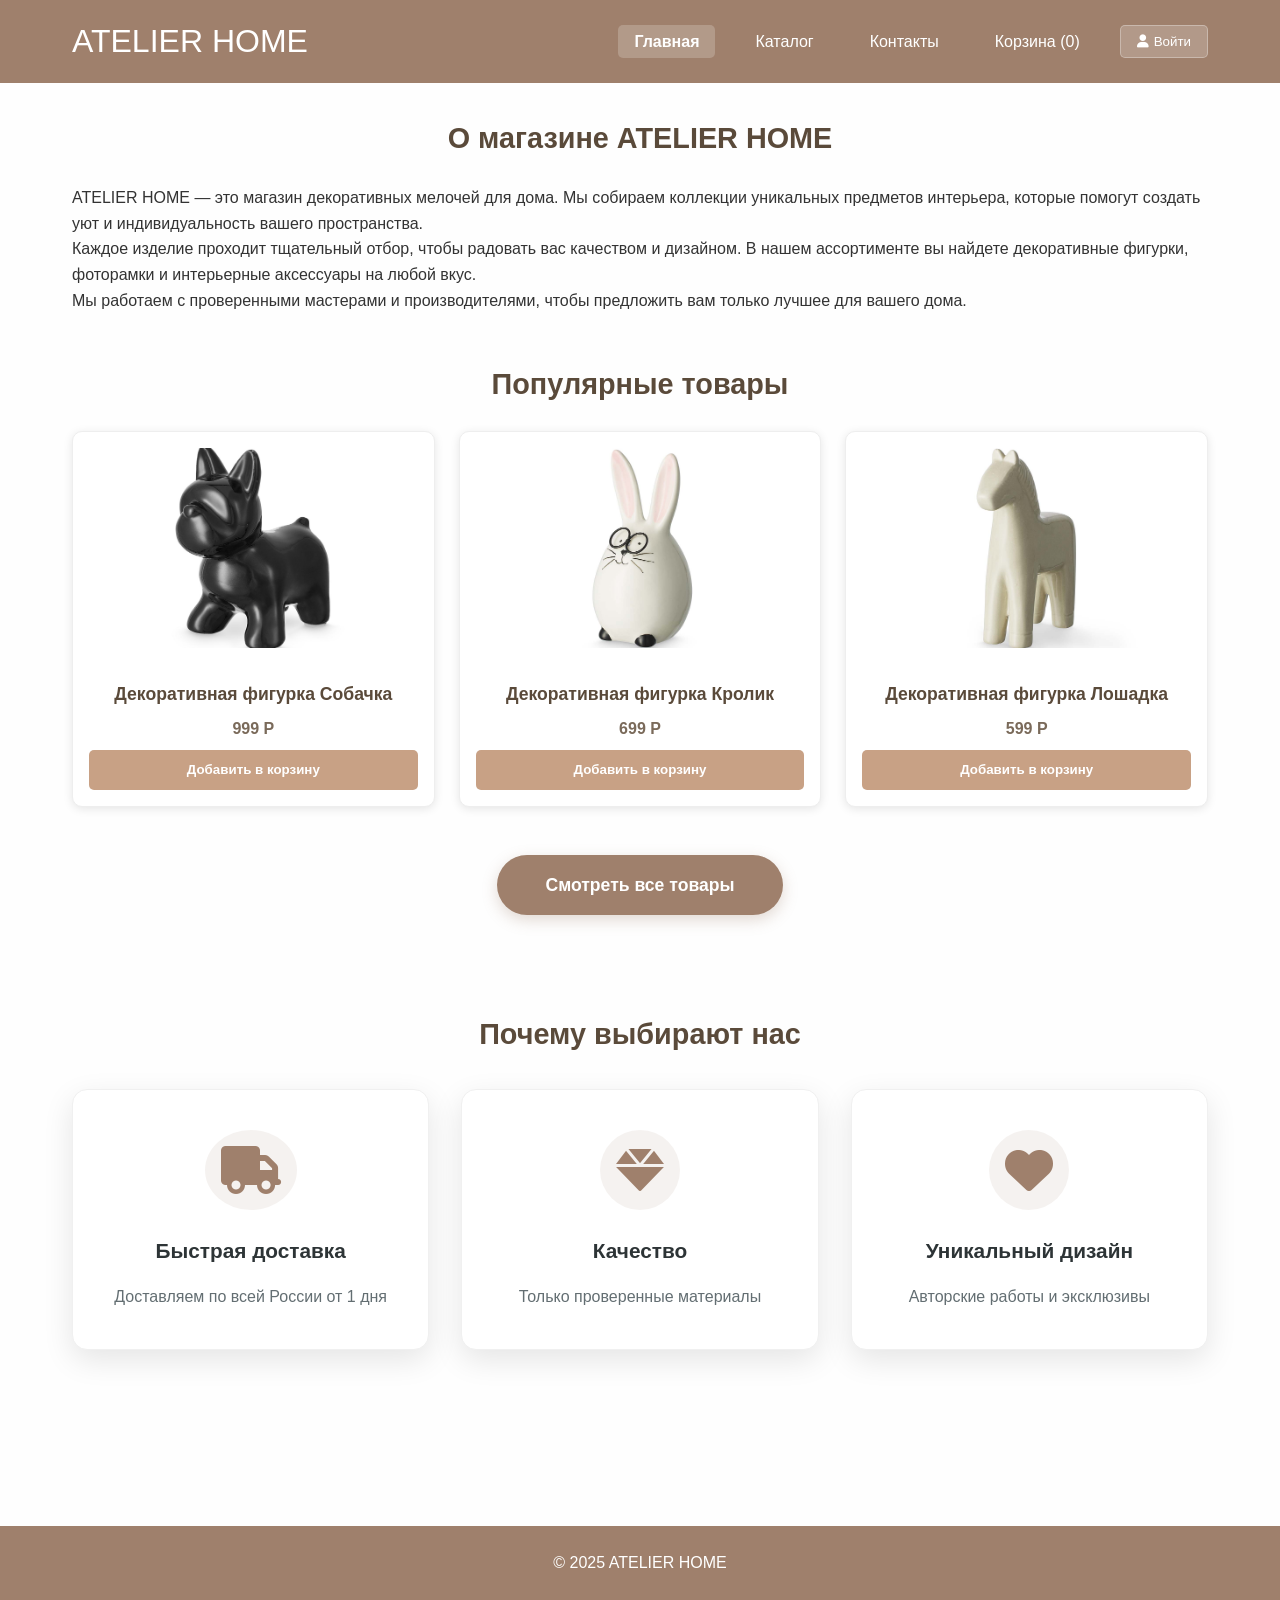
<file: index.html>
<!DOCTYPE html>
<html lang="ru">
<head>
    <meta charset="UTF-8">
    <meta name="viewport" content="width=device-width, initial-scale=1.0">
    <title>ATELIER HOME - Главная</title>
    <link rel="stylesheet" href="styles.css">
    <link rel="stylesheet" href="https://cdnjs.cloudflare.com/ajax/libs/font-awesome/6.0.0/css/all.min.css">
</head>
<body>
    <header>
        <div class="header-container">
            <h1>ATELIER HOME</h1>
            <nav>
                <ul>
                    <li><a href="index.html" class="active">Главная</a></li>
                    <li><a href="catalog.html">Каталог</a></li>
                    <li><a href="contacts.html">Контакты</a></li>
                    <li><a href="cart.html">Корзина (<span id="cart-count">0</span>)</a></li>
                    <li>
                        <button id="auth-btn" class="auth-btn">
                            <i class="fas fa-user"></i>
                            <span id="auth-text">Войти</span>
                        </button>
                    </li>
                </ul>
            </nav>
        </div>
    </header>

    <div id="auth-modal" class="auth-modal">
        <div class="auth-modal-content">
            <button class="close-modal">&times;</button>
            
            <div class="auth-tabs">
                <button class="tab-btn active" data-tab="login">Вход</button>
                <button class="tab-btn" data-tab="register">Регистрация</button>
            </div>

            <form id="login-form" class="auth-form active">
                <div class="form-group">
                    <label for="login-email">Email</label>
                    <input type="email" id="login-email" name="email" required>
                </div>
                <div class="form-group">
                    <label for="login-password">Пароль</label>
                    <input type="password" id="login-password" name="password" required>
                </div>
                <div class="form-options">
                    <label class="checkbox">
                        <input type="checkbox" name="remember">
                        Запомнить меня
                    </label>
                    <a href="#" class="forgot-password">Забыли пароль?</a>
                </div>
                <button type="submit" class="btn-auth">Войти</button>
            </form>

            <form id="register-form" class="auth-form">
                <div class="form-group">
                    <label for="register-name">Имя</label>
                    <input type="text" id="register-name" name="name" required>
                </div>
                <div class="form-group">
                    <label for="register-email">Email</label>
                    <input type="email" id="register-email" name="email" required>
                </div>
                <div class="form-group">
                    <label for="register-password">Пароль</label>
                    <input type="password" id="register-password" name="password" required>
                </div>
                <div class="form-group">
                    <label for="register-confirm-password">Подтвердите пароль</label>
                    <input type="password" id="register-confirm-password" name="confirmPassword" required>
                </div>
                <div class="form-options">
                    <label class="checkbox">
                        <input type="checkbox" name="agreement" required>
                        Я согласен с условиями использования
                    </label>
                </div>
                <button type="submit" class="btn-auth">Зарегистрироваться</button>
            </form>
        </div>
    </div>

    <main>
        <section id="about">
            <h2>О магазине ATELIER HOME</h2>
            <div class="about-content">
                <p>ATELIER HOME — это магазин декоративных мелочей для дома. Мы собираем коллекции уникальных предметов интерьера, которые помогут создать уют и индивидуальность вашего пространства.</p>
                <p>Каждое изделие проходит тщательный отбор, чтобы радовать вас качеством и дизайном. В нашем ассортименте вы найдете декоративные фигурки, фоторамки и интерьерные аксессуары на любой вкус.</p>
                <p>Мы работаем с проверенными мастерами и производителями, чтобы предложить вам только лучшее для вашего дома.</p>
            </div>
        </section>

        <section id="popular">
            <h2>Популярные товары</h2>
            <div class="products-container" id="popular-products">
                <!-- Товары загружаются через JavaScript -->
            </div>
            <div class="center-btn">
                <a href="catalog.html" class="btn-secondary">Смотреть все товары</a>
            </div>
        </section>

        <section id="advantages">
            <h2>Почему выбирают нас</h2>
            <div class="advantages-container">
                <div class="advantage">
                    <i class="fas fa-truck"></i>
                    <h3>Быстрая доставка</h3>
                    <p>Доставляем по всей России от 1 дня</p>
                </div>
                <div class="advantage">
                    <i class="fas fa-gem"></i>
                    <h3>Качество</h3>
                    <p>Только проверенные материалы</p>
                </div>
                <div class="advantage">
                    <i class="fas fa-heart"></i>
                    <h3>Уникальный дизайн</h3>
                    <p>Авторские работы и эксклюзивы</p>
                </div>
            </div>
        </section>
    </main>

    <footer>
        <p>&copy; 2025 ATELIER HOME</p>
    </footer>

    <script src="script.js"></script>
</body>
</html>
</file>
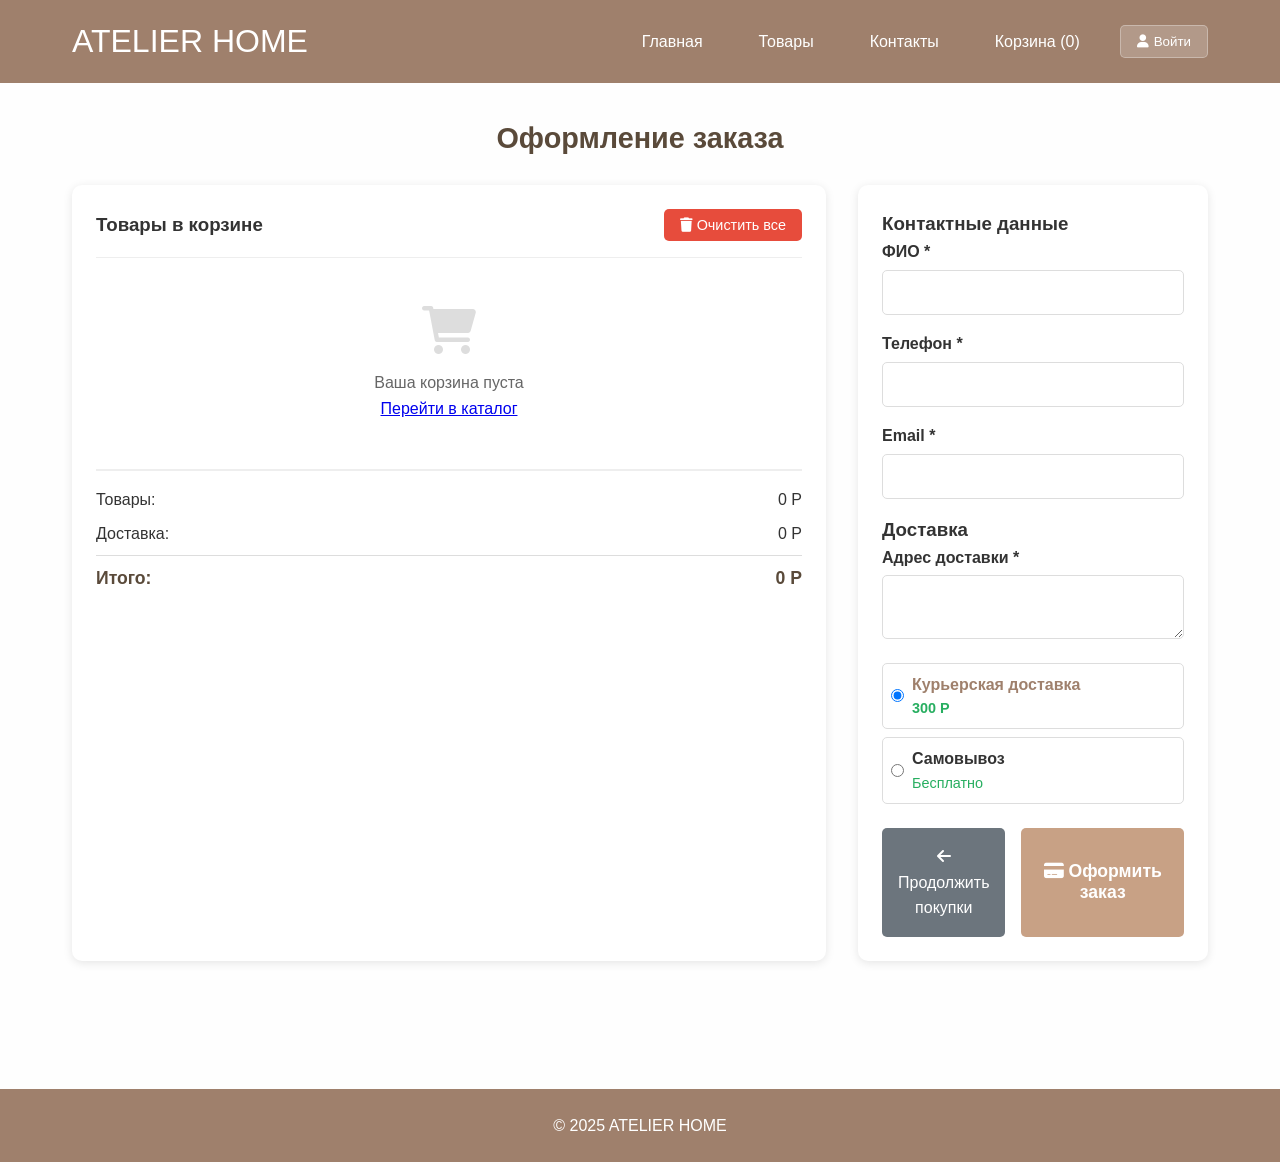
<file: cart.html>
<!DOCTYPE html>
<html lang="ru">
<head>
    <meta charset="UTF-8">
    <meta name="viewport" content="width=device-width, initial-scale=1.0">
    <title>ATELIER HOME - Корзина</title>
    <link rel="stylesheet" href="styles.css">
    <link rel="stylesheet" href="https://cdnjs.cloudflare.com/ajax/libs/font-awesome/6.0.0/css/all.min.css">
</head>
<body>
    <header>
        <div class="header-container">
            <h1>ATELIER HOME</h1>
            <nav>
                <ul>
                    <li><a href="index.html">Главная</a></li>
                    <li><a href="index.html#products">Товары</a></li>
                    <li><a href="index.html#contacts">Контакты</a></li>
                    <li><a href="cart.html">Корзина (<span id="cart-count">0</span>)</a></li>
                    <li>
                        <button id="auth-btn" class="auth-btn">
                            <i class="fas fa-user"></i>
                            <span id="auth-text">Войти</span>
                        </button>
                    </li>
                </ul>
            </nav>
        </div>
    </header>

    <main>
        <section id="cart-page">
            <h2>Оформление заказа</h2>
            
            <div class="cart-container">
                <div class="cart-items">
                    <div class="cart-header">
                        <h3>Товары в корзине</h3>
                        <button onclick="clearCart()" class="btn-clear">
                            <i class="fas fa-trash"></i>
                            Очистить все
                        </button>
                    </div>
                    
                    <div id="cart-items-list" class="cart-items-scroll"></div>
                    
                    <div class="cart-summary">
                        <div class="summary-row">
                            <span>Товары:</span>
                            <span id="items-total">0 Р</span>
                        </div>
                        <div class="summary-row">
                            <span>Доставка:</span>
                            <span id="delivery-price">0 Р</span>
                        </div>
                        <div class="summary-row total">
                            <span>Итого:</span>
                            <span id="total-price">0 Р</span>
                        </div>
                    </div>
                </div>

                <div class="order-form">
                    <div class="form-section">
                        <h3>Контактные данные</h3>
                        <div class="form-group">
                            <label for="name">ФИО *</label>
                            <input type="text" id="name" name="name" required>
                        </div>

                        <div class="form-row">
                            <div class="form-group">
                                <label for="phone">Телефон *</label>
                                <input type="tel" id="phone" name="phone" required>
                            </div>
                            <div class="form-group">
                                <label for="email">Email *</label>
                                <input type="email" id="email" name="email" required>
                            </div>
                        </div>
                    </div>

                    <div class="form-section">
                        <h3>Доставка</h3>
                        <div class="form-group">
                            <label for="address">Адрес доставки *</label>
                            <textarea id="address" name="address" rows="2" required></textarea>
                        </div>

                        <div class="delivery-options">
                            <label class="delivery-option">
                                <input type="radio" name="delivery" value="courier" checked>
                                <div class="option-content">
                                    <span class="option-title">Курьерская доставка</span>
                                    <span class="option-price">300 Р</span>
                                </div>
                            </label>
                            <label class="delivery-option">
                                <input type="radio" name="delivery" value="pickup">
                                <div class="option-content">
                                    <span class="option-title">Самовывоз</span>
                                    <span class="option-price">Бесплатно</span>
                                </div>
                            </label>
                        </div>
                    </div>

                    <div class="order-actions">
                        <a href="index.html#products" class="btn-continue">
                            <i class="fas fa-arrow-left"></i>
                            Продолжить покупки
                        </a>
                        <button type="submit" form="checkout-form" class="btn-order">
                            <i class="fas fa-credit-card"></i>
                            Оформить заказ
                        </button>
                    </div>
                </div>
            </div>
        </section>
    </main>

    <footer>
        <p>&copy; 2025 ATELIER HOME</p>
    </footer>

    <form id="checkout-form" style="display: none;"></form>
    <script src="script.js"></script>
</body>
</html>
</file>
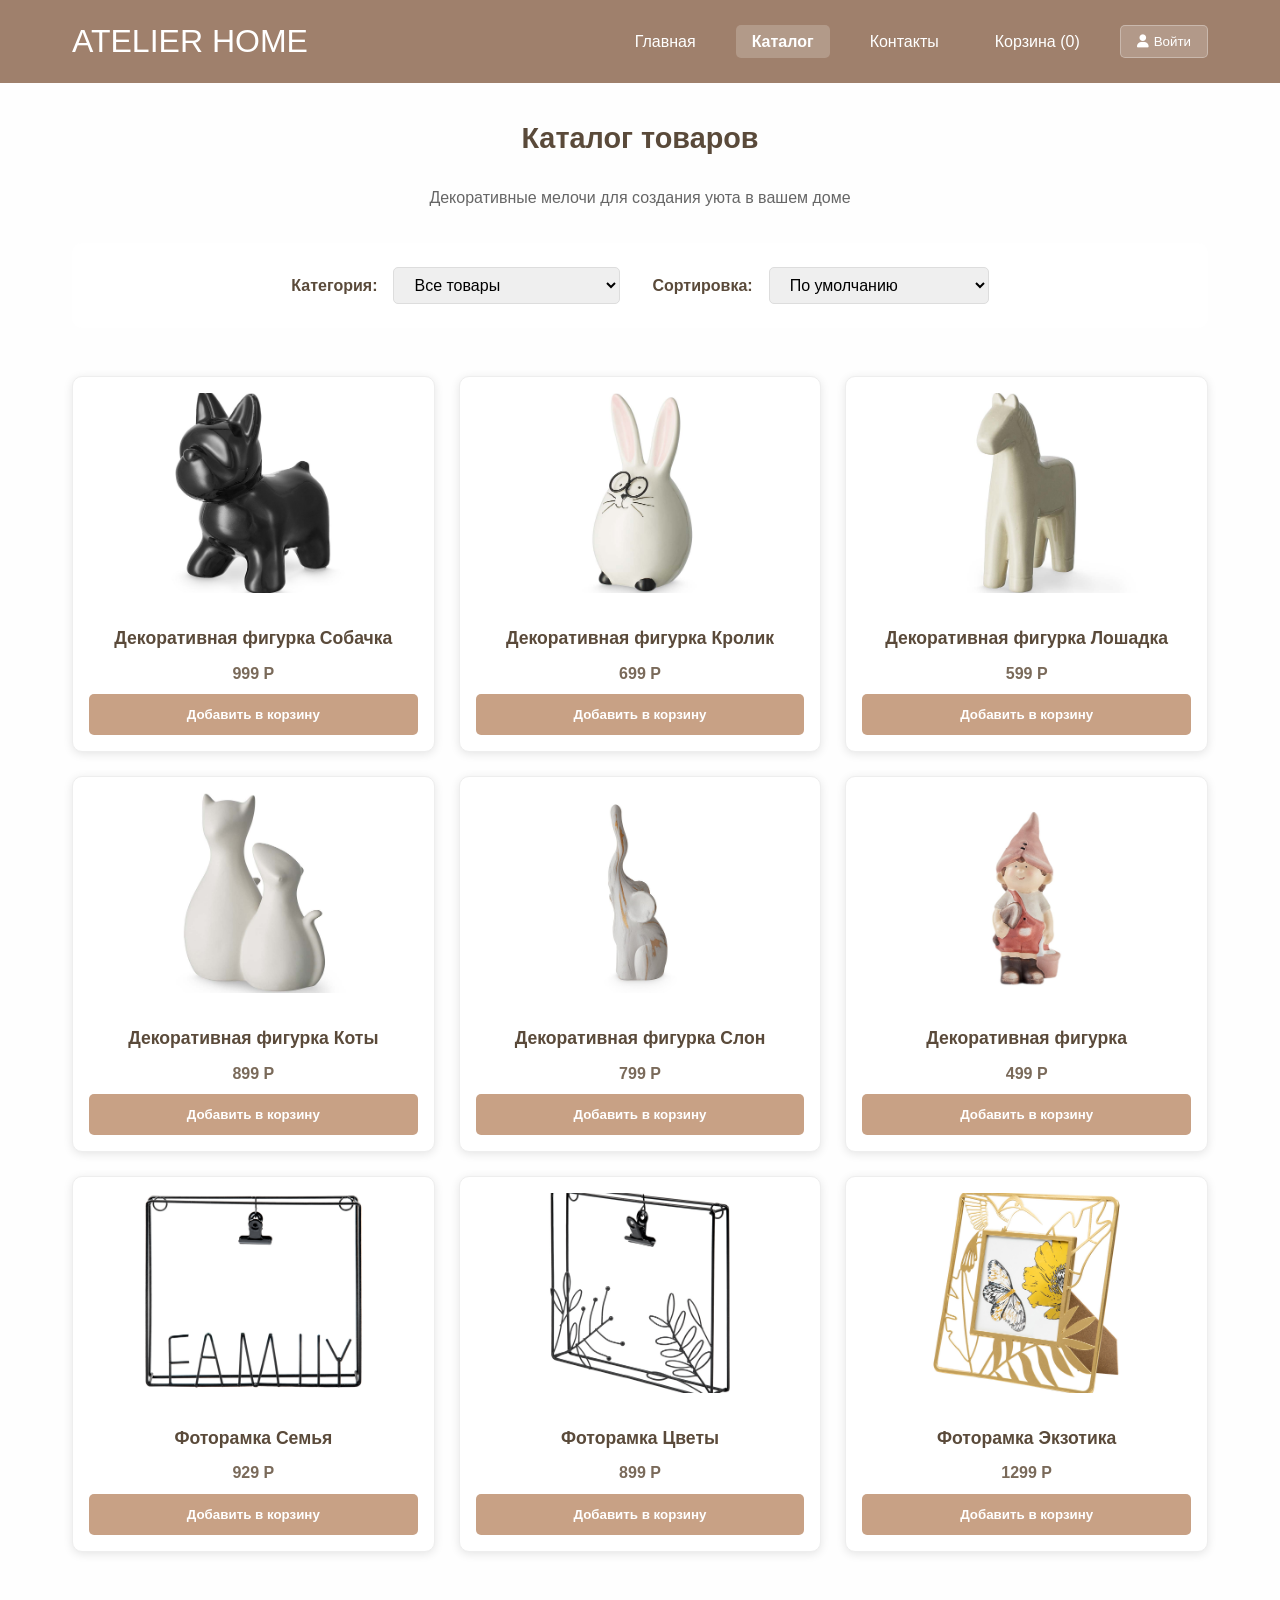
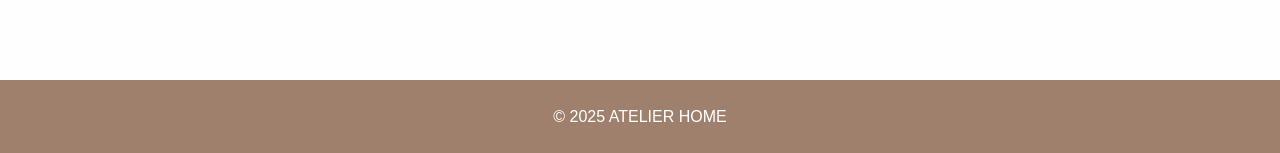
<file: catalog.html>
<!DOCTYPE html>
<html lang="ru">
<head>
    <meta charset="UTF-8">
    <meta name="viewport" content="width=device-width, initial-scale=1.0">
    <title>ATELIER HOME - Каталог</title>
    <link rel="stylesheet" href="styles.css">
    <link rel="stylesheet" href="https://cdnjs.cloudflare.com/ajax/libs/font-awesome/6.0.0/css/all.min.css">
</head>
<body>
    <header>
        <div class="header-container">
            <h1>ATELIER HOME</h1>
            <nav>
                <ul>
                    <li><a href="index.html">Главная</a></li>
                    <li><a href="catalog.html" class="active">Каталог</a></li>
                    <li><a href="contacts.html">Контакты</a></li>
                    <li><a href="cart.html">Корзина (<span id="cart-count">0</span>)</a></li>
                    <li>
                        <button id="auth-btn" class="auth-btn">
                            <i class="fas fa-user"></i>
                            <span id="auth-text">Войти</span>
                        </button>
                    </li>
                </ul>
            </nav>
        </div>
    </header>

    <div id="auth-modal" class="auth-modal">
        <!-- То же модальное окно -->
    </div>

    <main>
        <section id="catalog-header">
            <h2>Каталог товаров</h2>
            <p class="intro">Декоративные мелочи для создания уюта в вашем доме</p>
            
            <div class="catalog-filters">
                <div class="filter-group">
                    <label for="category">Категория:</label>
                    <select id="category" onchange="filterProducts()">
                        <option value="all">Все товары</option>
                        <option value="figurines">Декоративные фигурки</option>
                        <option value="frames">Фоторамки</option>
                    </select>
                </div>
                <div class="filter-group">
                    <label for="sort">Сортировка:</label>
                    <select id="sort" onchange="filterProducts()">
                        <option value="default">По умолчанию</option>
                        <option value="price-asc">Цена: по возрастанию</option>
                        <option value="price-desc">Цена: по убыванию</option>
                        <option value="name">По названию</option>
                    </select>
                </div>
            </div>
        </section>

        <section id="products">
            <div class="products-container" id="products-container">
                <!-- Товары загружаются через JavaScript -->
            </div>
        </section>
    </main>

    <footer>
        <p>&copy; 2025 ATELIER HOME</p>
    </footer>

    <script src="script.js"></script>
</body>
</html>
</file>
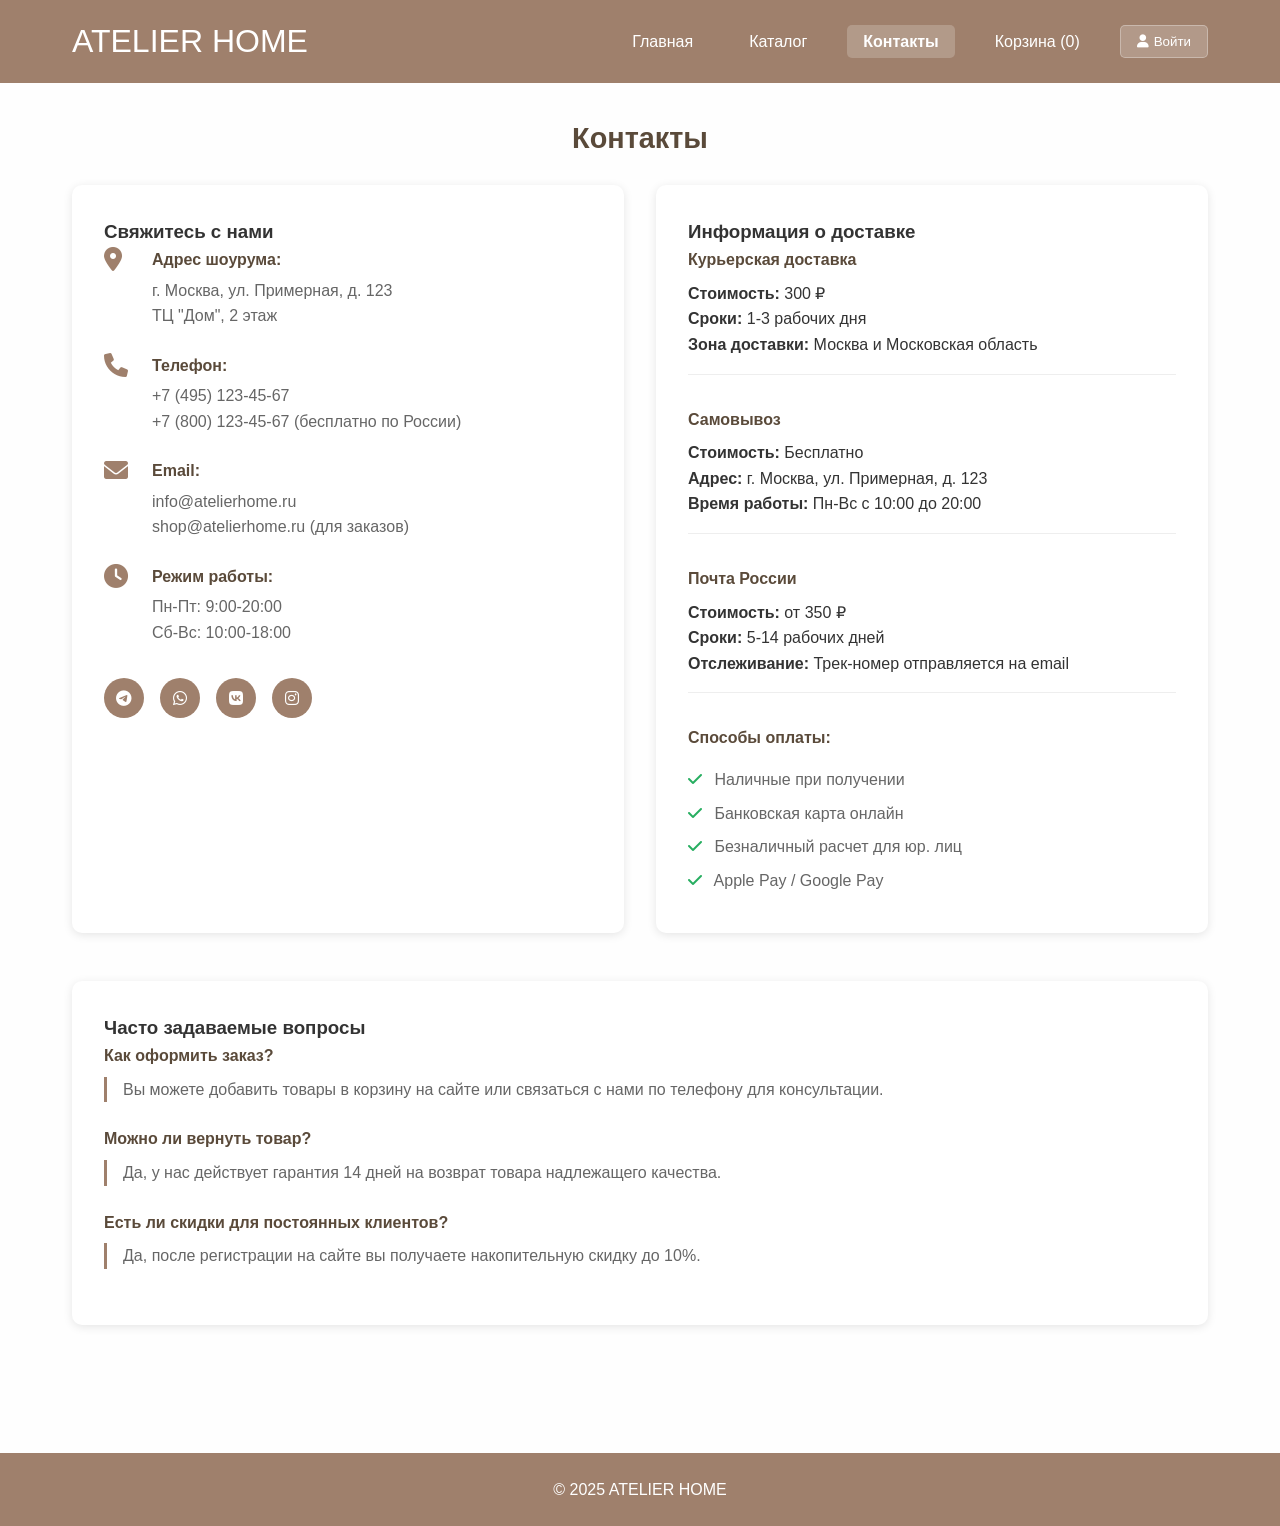
<file: contacts.html>
<!DOCTYPE html>
<html lang="ru">
<head>
    <meta charset="UTF-8">
    <meta name="viewport" content="width=device-width, initial-scale=1.0">
    <title>ATELIER HOME - Контакты</title>
    <link rel="stylesheet" href="styles.css">
    <link rel="stylesheet" href="https://cdnjs.cloudflare.com/ajax/libs/font-awesome/6.0.0/css/all.min.css">
</head>
<body>
    <header>
        <div class="header-container">
            <h1>ATELIER HOME</h1>
            <nav>
                <ul>
                    <li><a href="index.html">Главная</a></li>
                    <li><a href="catalog.html">Каталог</a></li>
                    <li><a href="contacts.html" class="active">Контакты</a></li>
                    <li><a href="cart.html">Корзина (<span id="cart-count">0</span>)</a></li>
                    <li>
                        <button id="auth-btn" class="auth-btn">
                            <i class="fas fa-user"></i>
                            <span id="auth-text">Войти</span>
                        </button>
                    </li>
                </ul>
            </nav>
        </div>
    </header>

    <div id="auth-modal" class="auth-modal">
        <!-- То же модальное окно -->
        <div class="auth-modal-content">
            <button class="close-modal">&times;</button>
            
            <div class="auth-tabs">
                <button class="tab-btn active" data-tab="login">Вход</button>
                <button class="tab-btn" data-tab="register">Регистрация</button>
            </div>

            <form id="login-form" class="auth-form active">
                <div class="form-group">
                    <label for="login-email">Email</label>
                    <input type="email" id="login-email" name="email" required>
                </div>
                <div class="form-group">
                    <label for="login-password">Пароль</label>
                    <input type="password" id="login-password" name="password" required>
                </div>
                <div class="form-options">
                    <label class="checkbox">
                        <input type="checkbox" name="remember">
                        Запомнить меня
                    </label>
                    <a href="#" class="forgot-password">Забыли пароль?</a>
                </div>
                <button type="submit" class="btn-auth">Войти</button>
            </form>

            <form id="register-form" class="auth-form">
                <div class="form-group">
                    <label for="register-name">Имя</label>
                    <input type="text" id="register-name" name="name" required>
                </div>
                <div class="form-group">
                    <label for="register-email">Email</label>
                    <input type="email" id="register-email" name="email" required>
                </div>
                <div class="form-group">
                    <label for="register-password">Пароль</label>
                    <input type="password" id="register-password" name="password" required>
                </div>
                <div class="form-group">
                    <label for="register-confirm-password">Подтвердите пароль</label>
                    <input type="password" id="register-confirm-password" name="confirmPassword" required>
                </div>
                <div class="form-options">
                    <label class="checkbox">
                        <input type="checkbox" name="agreement" required>
                        Я согласен с условиями использования
                    </label>
                </div>
                <button type="submit" class="btn-auth">Зарегистрироваться</button>
            </form>
        </div>
    </div>

    <main>
        <section id="contacts-page">
            <h2>Контакты</h2>
            
            <div class="contacts-grid">
                <div class="contact-info-card">
                    <h3>Свяжитесь с нами</h3>
                    
                    <div class="contact-item">
                        <i class="fas fa-map-marker-alt"></i>
                        <div>
                            <h4>Адрес шоурума:</h4>
                            <p>г. Москва, ул. Примерная, д. 123<br>ТЦ "Дом", 2 этаж</p>
                        </div>
                    </div>

                    <div class="contact-item">
                        <i class="fas fa-phone"></i>
                        <div>
                            <h4>Телефон:</h4>
                            <p>+7 (495) 123-45-67</p>
                            <p>+7 (800) 123-45-67 (бесплатно по России)</p>
                        </div>
                    </div>

                    <div class="contact-item">
                        <i class="fas fa-envelope"></i>
                        <div>
                            <h4>Email:</h4>
                            <p>info@atelierhome.ru</p>
                            <p>shop@atelierhome.ru (для заказов)</p>
                        </div>
                    </div>

                    <div class="contact-item">
                        <i class="fas fa-clock"></i>
                        <div>
                            <h4>Режим работы:</h4>
                            <p>Пн-Пт: 9:00-20:00</p>
                            <p>Сб-Вс: 10:00-18:00</p>
                        </div>
                    </div>

                    <div class="social-links">
                        <a href="#" class="social-link"><i class="fab fa-telegram"></i></a>
                        <a href="#" class="social-link"><i class="fab fa-whatsapp"></i></a>
                        <a href="#" class="social-link"><i class="fab fa-vk"></i></a>
                        <a href="#" class="social-link"><i class="fab fa-instagram"></i></a>
                    </div>
                </div>

                <div class="delivery-info-card">
                    <h3>Информация о доставке</h3>
                    
                    <div class="delivery-method">
                        <h4>Курьерская доставка</h4>
                        <p><strong>Стоимость:</strong> 300 ₽</p>
                        <p><strong>Сроки:</strong> 1-3 рабочих дня</p>
                        <p><strong>Зона доставки:</strong> Москва и Московская область</p>
                    </div>

                    <div class="delivery-method">
                        <h4>Самовывоз</h4>
                        <p><strong>Стоимость:</strong> Бесплатно</p>
                        <p><strong>Адрес:</strong> г. Москва, ул. Примерная, д. 123</p>
                        <p><strong>Время работы:</strong> Пн-Вс с 10:00 до 20:00</p>
                    </div>

                    <div class="delivery-method">
                        <h4>Почта России</h4>
                        <p><strong>Стоимость:</strong> от 350 ₽</p>
                        <p><strong>Сроки:</strong> 5-14 рабочих дней</p>
                        <p><strong>Отслеживание:</strong> Трек-номер отправляется на email</p>
                    </div>

                    <div class="payment-info">
                        <h4>Способы оплаты:</h4>
                        <ul>
                            <li><i class="fas fa-check"></i> Наличные при получении</li>
                            <li><i class="fas fa-check"></i> Банковская карта онлайн</li>
                            <li><i class="fas fa-check"></i> Безналичный расчет для юр. лиц</li>
                            <li><i class="fas fa-check"></i> Apple Pay / Google Pay</li>
                        </ul>
                    </div>
                </div>
            </div>

            <div class="faq-section">
                <h3>Часто задаваемые вопросы</h3>
                
                <div class="faq-item">
                    <h4>Как оформить заказ?</h4>
                    <p>Вы можете добавить товары в корзину на сайте или связаться с нами по телефону для консультации.</p>
                </div>

                <div class="faq-item">
                    <h4>Можно ли вернуть товар?</h4>
                    <p>Да, у нас действует гарантия 14 дней на возврат товара надлежащего качества.</p>
                </div>

                <div class="faq-item">
                    <h4>Есть ли скидки для постоянных клиентов?</h4>
                    <p>Да, после регистрации на сайте вы получаете накопительную скидку до 10%.</p>
                </div>
            </div>
        </section>
    </main>

    <footer>
        <p>&copy; 2025 ATELIER HOME</p>
    </footer>

    <script src="script.js"></script>
</body>
</html>
</file>
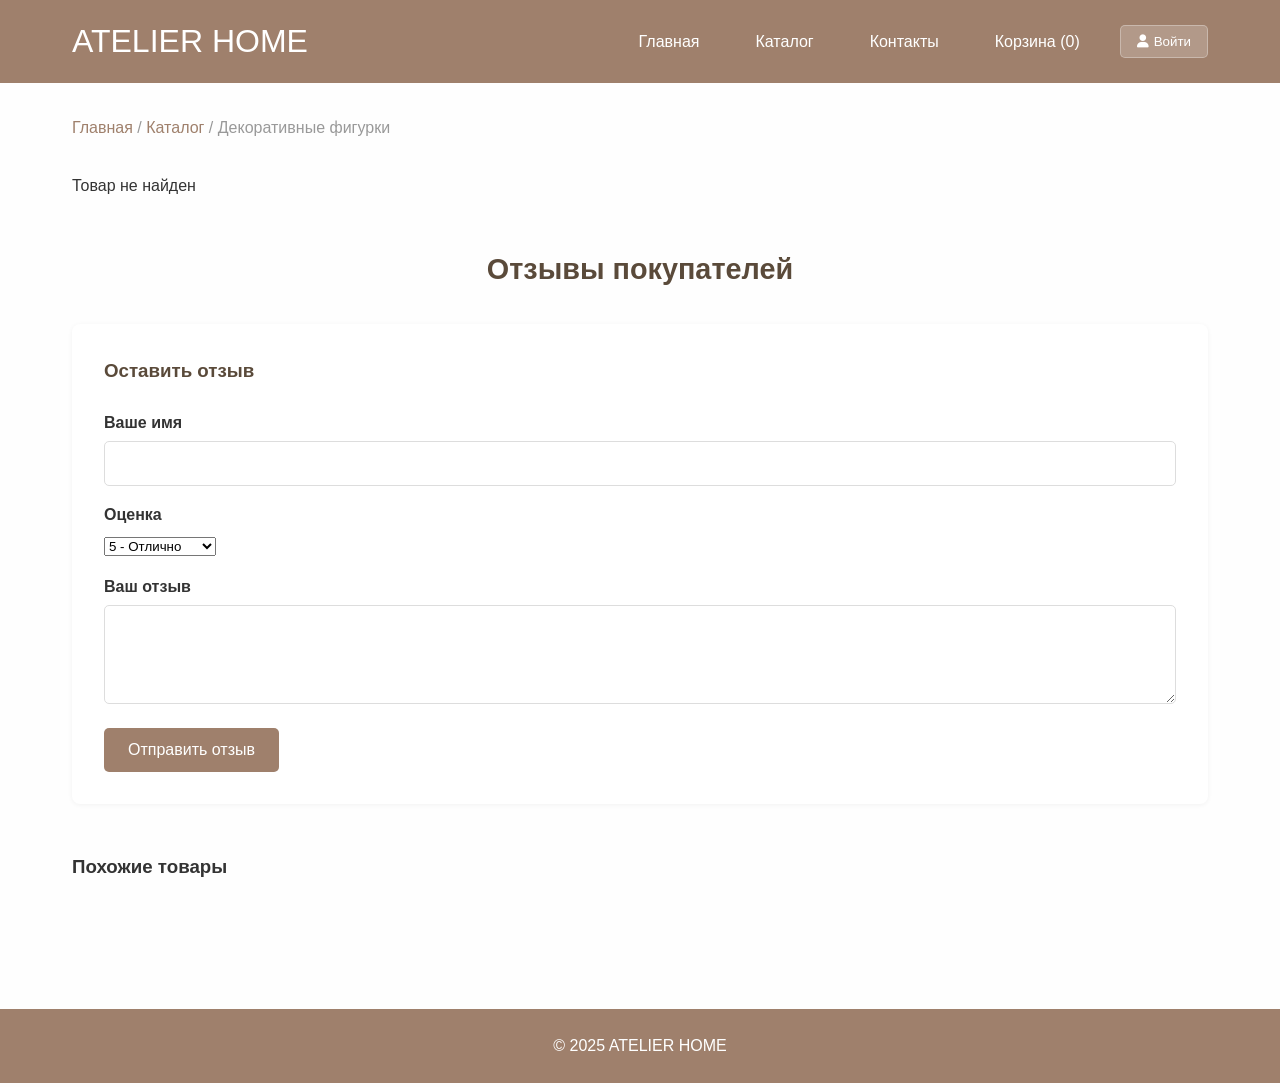
<file: product.html>
<!DOCTYPE html>
<html lang="ru">
<head>
    <meta charset="UTF-8">
    <meta name="viewport" content="width=device-width, initial-scale=1.0">
    <title>ATELIER HOME - Карточка товара</title>
    <link rel="stylesheet" href="styles.css">
    <link rel="stylesheet" href="https://cdnjs.cloudflare.com/ajax/libs/font-awesome/6.0.0/css/all.min.css">
</head>
<body>
    <header>
        <div class="header-container">
            <h1>ATELIER HOME</h1>
            <nav>
                <ul>
                    <li><a href="index.html">Главная</a></li>
                    <li><a href="catalog.html">Каталог</a></li>
                    <li><a href="contacts.html">Контакты</a></li>
                    <li><a href="cart.html">Корзина (<span id="cart-count">0</span>)</a></li>
                    <li>
                        <button id="auth-btn" class="auth-btn">
                            <i class="fas fa-user"></i>
                            <span id="auth-text">Войти</span>
                        </button>
                    </li>
                </ul>
            </nav>
        </div>
    </header>

    <div id="auth-modal" class="auth-modal">
        <!-- То же модальное окно -->
        <div class="auth-modal-content">
            <button class="close-modal">&times;</button>
            
            <div class="auth-tabs">
                <button class="tab-btn active" data-tab="login">Вход</button>
                <button class="tab-btn" data-tab="register">Регистрация</button>
            </div>

            <form id="login-form" class="auth-form active">
                <div class="form-group">
                    <label for="login-email">Email</label>
                    <input type="email" id="login-email" name="email" required>
                </div>
                <div class="form-group">
                    <label for="login-password">Пароль</label>
                    <input type="password" id="login-password" name="password" required>
                </div>
                <div class="form-options">
                    <label class="checkbox">
                        <input type="checkbox" name="remember">
                        Запомнить меня
                    </label>
                    <a href="#" class="forgot-password">Забыли пароль?</a>
                </div>
                <button type="submit" class="btn-auth">Войти</button>
            </form>

            <form id="register-form" class="auth-form">
                <div class="form-group">
                    <label for="register-name">Имя</label>
                    <input type="text" id="register-name" name="name" required>
                </div>
                <div class="form-group">
                    <label for="register-email">Email</label>
                    <input type="email" id="register-email" name="email" required>
                </div>
                <div class="form-group">
                    <label for="register-password">Пароль</label>
                    <input type="password" id="register-password" name="password" required>
                </div>
                <div class="form-group">
                    <label for="register-confirm-password">Подтвердите пароль</label>
                    <input type="password" id="register-confirm-password" name="confirmPassword" required>
                </div>
                <div class="form-options">
                    <label class="checkbox">
                        <input type="checkbox" name="agreement" required>
                        Я согласен с условиями использования
                    </label>
                </div>
                <button type="submit" class="btn-auth">Зарегистрироваться</button>
            </form>
        </div>
    </div>

    <main>
        <div class="breadcrumbs">
            <a href="index.html">Главная</a> / <a href="catalog.html">Каталог</a> / <span id="product-category">Декоративные фигурки</span>
        </div>

        <section id="product-card" class="product-card-section">
            <div class="product-card-container" id="product-card-container">
                <!-- Данные товара загружаются через JavaScript -->
            </div>
        </section>

        <section id="reviews">
            <h2>Отзывы покупателей</h2>
            <div class="reviews-container" id="reviews-container">
                <!-- Отзывы загружаются через JavaScript -->
            </div>
            
            <div class="add-review">
                <h3>Оставить отзыв</h3>
                <form id="review-form">
                    <div class="form-group">
                        <label for="review-name">Ваше имя</label>
                        <input type="text" id="review-name" required>
                    </div>
                    <div class="form-group">
                        <label for="review-rating">Оценка</label>
                        <select id="review-rating" required>
                            <option value="5">5 - Отлично</option>
                            <option value="4">4 - Хорошо</option>
                            <option value="3">3 - Нормально</option>
                            <option value="2">2 - Плохо</option>
                            <option value="1">1 - Ужасно</option>
                        </select>
                    </div>
                    <div class="form-group">
                        <label for="review-text">Ваш отзыв</label>
                        <textarea id="review-text" rows="4" required></textarea>
                    </div>
                    <button type="submit" class="btn-submit-review">Отправить отзыв</button>
                </form>
            </div>
        </section>

        <section id="related-products">
            <h3>Похожие товары</h3>
            <div class="products-container" id="related-products-container">
                <!-- Похожие товары загружаются через JavaScript -->
            </div>
        </section>
    </main>

    <footer>
        <p>&copy; 2025 ATELIER HOME</p>
    </footer>

    <script src="script.js"></script>
</body>
</html>
</file>
<file: styles.css>
* {
  margin: 0;
  padding: 0;
  box-sizing: border-box;
}

body {
  font-family: 'Segoe UI', Tahoma, Geneva, Verdana, sans-serif;
  background-color: #fefefe;
  color: #333;
  line-height: 1.6;
}

header {
  background: #9f806c;
  color: white;
  padding: 1rem 0;
  position: sticky;
  top: 0;
  z-index: 1000;
}

.header-container {
  max-width: 1200px;
  margin: 0 auto;
  padding: 0 2rem;
  display: flex;
  justify-content: space-between;
  align-items: center;
}

header h1 {
  font-size: 2rem;
  font-weight: 300;
}

nav ul {
  list-style: none;
  display: flex;
  align-items: center;
  gap: 1.5rem;
}

nav a {
  color: white;
  text-decoration: none;
  padding: 0.5rem 1rem;
  border-radius: 5px;
}

nav a:hover {
  background: rgba(255, 255, 255, 0.1);
}

.auth-btn {
  background: rgba(255, 255, 255, 0.2);
  color: white;
  border: 1px solid rgba(255, 255, 255, 0.3);
  padding: 0.5rem 1rem;
  border-radius: 5px;
  cursor: pointer;
}

/* Основной контент */
main {
  padding: 2rem;
  max-width: 1200px;
  margin: 0 auto;
}

section {
  margin-bottom: 3rem;
}

h2 {
  text-align: center;
  margin-bottom: 1.5rem;
  color: #5a4a3a;
  font-size: 1.8rem;
}

.intro {
  text-align: center;
  color: #666;
  margin-bottom: 2rem;
}

/* Товары */
.products-container {
  display: grid;
  grid-template-columns: repeat(3, 1fr);
  gap: 1.5rem;
}

.product {
  background: white;
  border-radius: 10px;
  padding: 1rem;
  text-align: center;
  box-shadow: 0 2px 10px rgba(0, 0, 0, 0.1);
  border: 1px solid #eee;
}

.product img {
  width: 100%;
  height: 200px;
  object-fit: cover;
  border-radius: 8px;
  margin-bottom: 1rem;
}

.product h3 {
  margin: 0.5rem 0;
  color: #5a4a3a;
  font-size: 1.1rem;
}

.product p {
  color: #7a6a5a;
  font-weight: 600;
  margin: 0.5rem 0;
}

.product button {
  background: #c8a185;
  color: white;
  border: none;
  padding: 0.8rem 1.5rem;
  cursor: pointer;
  border-radius: 5px;
  width: 100%;
  font-weight: 600;
}

.product button:hover {
  background: #b5917a;
}

/* Контакты */
.contact-container {
  display: grid;
  grid-template-columns: 1fr 1fr;
  gap: 1.5rem;
}

.contact-info {
  background: white;
  padding: 1.5rem;
  border-radius: 10px;
  box-shadow: 0 2px 10px rgba(0, 0, 0, 0.1);
}

.contact-info h3 {
  color: #5a4a3a;
  margin-bottom: 1rem;
}

.contact-info p {
  margin-bottom: 0.5rem;
  padding-bottom: 0.5rem;
  border-bottom: 1px solid #eee;
}

/* Модальное окно */
.auth-modal {
  display: none;
  position: fixed;
  top: 0;
  left: 0;
  width: 100%;
  height: 100%;
  background: rgba(0, 0, 0, 0.5);
  z-index: 2000;
}

.auth-modal.active {
  display: flex;
  justify-content: center;
  align-items: center;
}

.auth-modal-content {
  background: white;
  border-radius: 10px;
  padding: 2rem;
  width: 90%;
  max-width: 400px;
  position: relative;
}

.close-modal {
  position: absolute;
  top: 1rem;
  right: 1rem;
  background: none;
  border: none;
  font-size: 1.5rem;
  cursor: pointer;
}

/* Табы */
.auth-tabs {
  display: flex;
  margin-bottom: 1.5rem;
  border-bottom: 1px solid #eee;
}

.tab-btn {
  padding: 0.8rem 1.5rem;
  border: none;
  background: none;
  cursor: pointer;
  border-bottom: 2px solid transparent;
}

.tab-btn.active {
  border-bottom-color: #9f806c;
  color: #9f806c;
}

/* Формы */
.auth-form {
  display: none;
}

.auth-form.active {
  display: block;
}

.form-group {
  margin-bottom: 1rem;
}

.form-group label {
  display: block;
  margin-bottom: 0.3rem;
  font-weight: 600;
}

.form-group input {
  width: 100%;
  padding: 0.8rem;
  border: 1px solid #ddd;
  border-radius: 5px;
  font-size: 1rem;
}

.form-options {
  display: flex;
  justify-content: space-between;
  align-items: center;
  margin-bottom: 1rem;
  font-size: 0.9rem;
}

.forgot-password {
  color: #9f806c;
  text-decoration: none;
}

.btn-auth {
  width: 100%;
  padding: 1rem;
  background: #9f806c;
  color: white;
  border: none;
  border-radius: 5px;
  font-size: 1rem;
  font-weight: 600;
  cursor: pointer;
}

.btn-auth:hover {
  background: #8a6e5b;
}


.cart-container {
  display: grid;
  grid-template-columns: 1fr 350px;
  gap: 2rem;
  margin-top: 1rem;
}

.cart-items, .order-form {
  background: white;
  padding: 1.5rem;
  border-radius: 10px;
  box-shadow: 0 2px 10px rgba(0, 0, 0, 0.1);
}

.cart-header {
  display: flex;
  justify-content: space-between;
  align-items: center;
  margin-bottom: 1rem;
  padding-bottom: 1rem;
  border-bottom: 1px solid #eee;
}

.btn-clear {
  background: #e74c3c;
  color: white;
  border: none;
  padding: 0.5rem 1rem;
  border-radius: 5px;
  cursor: pointer;
  font-size: 0.9rem;
}

.cart-item {
  display: flex;
  align-items: center;
  gap: 1rem;
  padding: 1rem 0;
  border-bottom: 1px solid #eee;
}

.cart-item:last-child {
  border-bottom: none;
}

.cart-item-image {
  width: 60px;
  height: 60px;
  border-radius: 5px;
  overflow: hidden;
}

.cart-item-image img {
  width: 100%;
  height: 100%;
  object-fit: cover;
}

.cart-item-details {
  flex: 1;
}

.cart-item-details h4 {
  margin-bottom: 0.3rem;
  color: #5a4a3a;
}

.cart-item-price {
  color: #7a6a5a;
  font-size: 0.9rem;
}

.cart-item-controls {
  display: flex;
  align-items: center;
  gap: 0.5rem;
}

.quantity-btn {
  width: 30px;
  height: 30px;
  border: 1px solid #ddd;
  background: white;
  border-radius: 3px;
  cursor: pointer;
}

.quantity {
  margin: 0 0.5rem;
  font-weight: 600;
}

.remove-btn {
  background: #e74c3c;
  color: white;
  border: none;
  width: 30px;
  height: 30px;
  border-radius: 3px;
  cursor: pointer;
}

.cart-summary {
  margin-top: 1rem;
  padding-top: 1rem;
  border-top: 2px solid #eee;
}

.summary-row {
  display: flex;
  justify-content: space-between;
  margin-bottom: 0.5rem;
}

.summary-row.total {
  font-weight: bold;
  font-size: 1.1rem;
  color: #5a4a3a;
  margin-top: 0.5rem;
  padding-top: 0.5rem;
  border-top: 1px solid #ddd;
}

.empty-cart {
  text-align: center;
  padding: 2rem;
  color: #666;
}

.empty-cart i {
  font-size: 3rem;
  color: #ddd;
  margin-bottom: 1rem;
}

/* Форма заказа */
.form-group {
  margin-bottom: 1rem;
}

.form-group label {
  display: block;
  margin-bottom: 0.3rem;
  font-weight: 600;
}

.form-group input,
.form-group textarea {
  width: 100%;
  padding: 0.8rem;
  border: 1px solid #ddd;
  border-radius: 5px;
  font-size: 1rem;
}

.delivery-options {
  margin: 1rem 0;
}

.delivery-option {
  display: flex;
  align-items: center;
  gap: 0.5rem;
  margin-bottom: 0.5rem;
  padding: 0.5rem;
  border: 1px solid #ddd;
  border-radius: 5px;
}

.delivery-option input:checked + .option-content {
  color: #9f806c;
  font-weight: 600;
}

.option-content {
  display: flex;
  flex-direction: column;
}

.option-title {
  font-weight: 600;
}

.option-price {
  color: #27ae60;
  font-size: 0.9rem;
}

.order-actions {
  display: flex;
  gap: 1rem;
  margin-top: 1.5rem;
}

.btn-continue {
  flex: 1;
  padding: 1rem;
  background: #6c757d;
  color: white;
  text-decoration: none;
  border-radius: 5px;
  text-align: center;
}

.btn-order {
  flex: 2;
  padding: 1rem;
  background: #c8a185;
  color: white;
  border: none;
  border-radius: 5px;
  font-size: 1.1rem;
  font-weight: 600;
  cursor: pointer;
}

.btn-order:hover {
  background: #b5917a;
}

/* Футер */
footer {
  text-align: center;
  padding: 1.5rem;
  background: #9f806c;
  color: white;
  margin-top: 3rem;
}

/* Адаптивность */
@media (max-width: 1024px) {
  .products-container {
    grid-template-columns: repeat(2, 1fr);
  }
}

@media (max-width: 768px) {
  .header-container {
    flex-direction: column;
    gap: 1rem;
  }

  nav ul {
    flex-wrap: wrap;
    gap: 1rem;
  }

  .products-container {
    grid-template-columns: 1fr;
  }

  .contact-container {
    grid-template-columns: 1fr;
  }

  .cart-container {
    grid-template-columns: 1fr;
    gap: 1.5rem;
  }

  .order-actions {
    flex-direction: column;
  }

  .cart-item {
    flex-wrap: wrap;
  }

  .cart-item-controls {
    width: 100%;
    justify-content: center;
    margin-top: 0.5rem;
  }
}

/* Стили для новых страниц */

/* Активная ссылка в навигации */
nav a.active {
    background: rgba(255, 255, 255, 0.2);
    font-weight: 600;
}

/* Hero секция на главной */
#hero {
    background: linear-gradient(135deg, #9f806c 0%, #c8a185 100%);
    color: white;
    padding: 4rem 2rem;
    text-align: center;
    border-radius: 10px;
    margin-bottom: 3rem;
}

.hero-content h2 {
    color: white;
    font-size: 2.5rem;
    margin-bottom: 1rem;
}

.hero-content p {
    font-size: 1.2rem;
    margin-bottom: 2rem;
    opacity: 0.9;
}

.btn-hero {
    display: inline-block;
    padding: 1rem 2rem;
    background: white;
    color: #9f806c;
    text-decoration: none;
    border-radius: 5px;
    font-weight: 600;
    transition: transform 0.3s;
}

.btn-hero:hover {
    transform: translateY(-2px);
}

/* Страница контактов */
.contacts-grid {
    display: grid;
    grid-template-columns: 1fr 1fr;
    gap: 2rem;
    margin-bottom: 3rem;
}

.contact-info-card, .delivery-info-card {
    background: white;
    padding: 2rem;
    border-radius: 10px;
    box-shadow: 0 2px 10px rgba(0, 0, 0, 0.1);
}

.contact-item {
    display: flex;
    gap: 1rem;
    margin-bottom: 1.5rem;
}

.contact-item i {
    font-size: 1.5rem;
    color: #9f806c;
    min-width: 2rem;
}

.contact-item h4 {
    color: #5a4a3a;
    margin-bottom: 0.3rem;
}

.contact-item p {
    color: #666;
}

.social-links {
    display: flex;
    gap: 1rem;
    margin-top: 2rem;
}

.social-link {
    width: 40px;
    height: 40px;
    background: #9f806c;
    color: white;
    border-radius: 50%;
    display: flex;
    align-items: center;
    justify-content: center;
    text-decoration: none;
    transition: background 0.3s;
}

.social-link:hover {
    background: #8a6e5b;
}

.delivery-method {
    margin-bottom: 2rem;
    padding-bottom: 1rem;
    border-bottom: 1px solid #eee;
}

.delivery-method h4 {
    color: #5a4a3a;
    margin-bottom: 0.5rem;
}

.payment-info {
    margin-top: 2rem;
}

.payment-info h4 {
    color: #5a4a3a;
    margin-bottom: 1rem;
}

.payment-info ul {
    list-style: none;
}

.payment-info li {
    margin-bottom: 0.5rem;
    color: #666;
}

.payment-info i {
    color: #27ae60;
    margin-right: 0.5rem;
}

.map-container {
    margin-bottom: 3rem;
}

.map-placeholder {
    border-radius: 10px;
    overflow: hidden;
    box-shadow: 0 2px 10px rgba(0, 0, 0, 0.1);
}

.faq-section {
    background: white;
    padding: 2rem;
    border-radius: 10px;
    box-shadow: 0 2px 10px rgba(0, 0, 0, 0.1);
}

.faq-item {
    margin-bottom: 1.5rem;
}

.faq-item h4 {
    color: #5a4a3a;
    margin-bottom: 0.5rem;
}

.faq-item p {
    color: #666;
    padding-left: 1rem;
    border-left: 3px solid #9f806c;
}

/* Каталог с фильтрами */
.catalog-filters {
    background: white;
    padding: 1.5rem;
    border-radius: 10px;
    margin-bottom: 2rem;
    display: flex;
    gap: 2rem;
    justify-content: center;
}

.filter-group {
    display: flex;
    align-items: center;
    gap: 1rem;
}

.filter-group label {
    font-weight: 600;
    color: #5a4a3a;
}

.filter-group select {
    padding: 0.5rem 1rem;
    border: 1px solid #ddd;
    border-radius: 5px;
    font-size: 1rem;
    cursor: pointer;
}

.filter-group select:focus {
    outline: none;
    border-color: #9f806c;
}

/* Адаптивность для новых секций */
@media (max-width: 768px) {
    .contacts-grid {
        grid-template-columns: 1fr;
    }
    
    .catalog-filters {
        flex-direction: column;
        gap: 1rem;
    }
    
    .hero-content h2 {
        font-size: 1.8rem;
    }
}

/* Карточка товара */
.product-card-section {
    margin-top: 2rem;
}

.product-card {
    display: grid;
    grid-template-columns: 1fr 1fr;
    gap: 3rem;
    background: white;
    padding: 2rem;
    border-radius: 10px;
    box-shadow: 0 2px 10px rgba(0, 0, 0, 0.1);
}

.product-card-image {
    width: 100%;
    height: 250px;
    overflow: hidden;
    border-radius: 8px;
}

.product-card-image img {
    width: 100%;
    height: 100%;
    object-fit: cover;
}

.product-card-info h2 {
    text-align: left;
    margin-bottom: 1rem;
}

.product-card-price {
    font-size: 2rem;
    color: #9f806c;
    font-weight: bold;
    margin-bottom: 1.5rem;
}

.product-card-description {
    font-size: 1.1rem;
    line-height: 1.8;
    color: #555;
    margin-bottom: 1.5rem;
}

.product-card-characteristics {
    background: #f9f9f9;
    padding: 1rem;
    border-radius: 5px;
    margin-bottom: 2rem;
}

.btn-add-to-cart {
    background: #9f806c;
    color: white;
    border: none;
    padding: 1rem 2rem;
    font-size: 1.2rem;
    border-radius: 5px;
    cursor: pointer;
    width: 100%;
}

.btn-add-to-cart:hover {
    background: #8a6e5b;
}

/* Стили для отзывов */
.reviews-container {
    margin: 2rem 0;
}

.review-item {
    background: white;
    padding: 1.5rem;
    border-radius: 8px;
    margin-bottom: 1rem;
    box-shadow: 0 1px 5px rgba(0, 0, 0, 0.05);
}

.review-header {
    display: flex;
    justify-content: space-between;
    margin-bottom: 0.5rem;
}

.review-name {
    font-weight: bold;
    color: #5a4a3a;
}

.review-date {
    color: #999;
    font-size: 0.9rem;
}

.review-rating {
    color: #ffc107;
    font-size: 1.2rem;
    margin-bottom: 0.5rem;
}

.review-text {
    color: #666;
    line-height: 1.6;
}

.no-reviews {
    text-align: center;
    color: #999;
    padding: 2rem;
    background: #f9f9f9;
    border-radius: 8px;
}

.add-review {
    background: white;
    padding: 2rem;
    border-radius: 8px;
    box-shadow: 0 1px 5px rgba(0, 0, 0, 0.05);
    margin-top: 2rem;
}

.add-review h3 {
    margin-bottom: 1.5rem;
    color: #5a4a3a;
}

.btn-submit-review {
    background: #9f806c;
    color: white;
    border: none;
    padding: 0.8rem 1.5rem;
    border-radius: 5px;
    cursor: pointer;
    font-size: 1rem;
}

.btn-submit-review:hover {
    background: #8a6e5b;
}

/* Стили для хлебных крошек */
.breadcrumbs {
    margin-bottom: 1rem;
    color: #999;
}

.breadcrumbs a {
    color: #9f806c;
    text-decoration: none;
}

.breadcrumbs a:hover {
    text-decoration: underline;
}

/* Стили для ссылки на товар */
.product-link {
    text-decoration: none;
    color: inherit;
    display: block;
}

.product-link:hover h3 {
    color: #9f806c;
}

.price {
    font-weight: bold;
    color: #9f806c;
}

/* Преимущества - современный стиль */
#advantages {
    padding: 3rem 0;
}

.advantages-container {
    display: grid;
    grid-template-columns: repeat(3, 1fr);
    gap: 2rem;
    margin-top: 2rem;
}

.advantage {
    text-align: center;
    padding: 2.5rem 2rem;
    background: white;
    border-radius: 15px;
    box-shadow: 0 10px 30px rgba(0, 0, 0, 0.1);
    transition: all 0.3s ease;
    border: 1px solid #f0f0f0;
}

.advantage:hover {
    transform: translateY(-5px);
    box-shadow: 0 15px 40px rgba(159, 128, 108, 0.2);
    border-color: #9f806c;
}

.advantage i {
    font-size: 3rem;
    color: #9f806c;
    margin-bottom: 1.5rem;
    background: rgba(159, 128, 108, 0.1);
    padding: 1rem;
    border-radius: 50%;
}

.advantage h3 {
    color: #2d3436;
    margin-bottom: 1rem;
    font-size: 1.3rem;
    font-weight: 600;
}

.advantage p {
    color: #636e72;
    line-height: 1.6;
}

/* Кнопка "Смотреть все товары" */
.center-btn {
    text-align: center;
    margin-top: 3rem;
}

.btn-secondary {
    display: inline-block;
    padding: 1rem 3rem;
    background: #9f806c;
    color: white;
    text-decoration: none;
    border-radius: 50px;
    font-weight: 600;
    font-size: 1.1rem;
    transition: all 0.3s;
    box-shadow: 0 5px 15px rgba(159, 128, 108, 0.3);
}

.btn-secondary:hover {
    background: #8a6e5b;
    transform: scale(1.05);
    box-shadow: 0 8px 25px rgba(159, 128, 108, 0.4);
}

/* Стили для меню пользователя */
.user-menu {
    animation: fadeIn 0.2s ease;
}

.user-menu-item {
    padding: 12px 16px;
    cursor: pointer;
    display: flex;
    align-items: center;
    gap: 10px;
    color: #333;
    transition: background 0.2s;
}

.user-menu-item i {
    width: 18px;
    color: #9f806c;
}

.user-menu-item:hover {
    background: #f5f5f5;
}

.user-menu-item.logout {
    color: #e74c3c;
}

.user-menu-item.logout i {
    color: #e74c3c;
}

.user-menu-divider {
    height: 1px;
    background: #eee;
    margin: 5px 0;
}

@keyframes fadeIn {
    from {
        opacity: 0;
        transform: translateY(-10px);
    }
    to {
        opacity: 1;
        transform: translateY(0);
    }
}

/* Обновленный стиль для кнопки авторизации */
.auth-btn {
    background: rgba(255, 255, 255, 0.2);
    color: white;
    border: 1px solid rgba(255, 255, 255, 0.3);
    padding: 0.5rem 1rem;
    border-radius: 5px;
    cursor: pointer;
    display: flex;
    align-items: center;
    gap: 5px;
}

.auth-btn:hover {
    background: rgba(255, 255, 255, 0.3);
}
</file>
